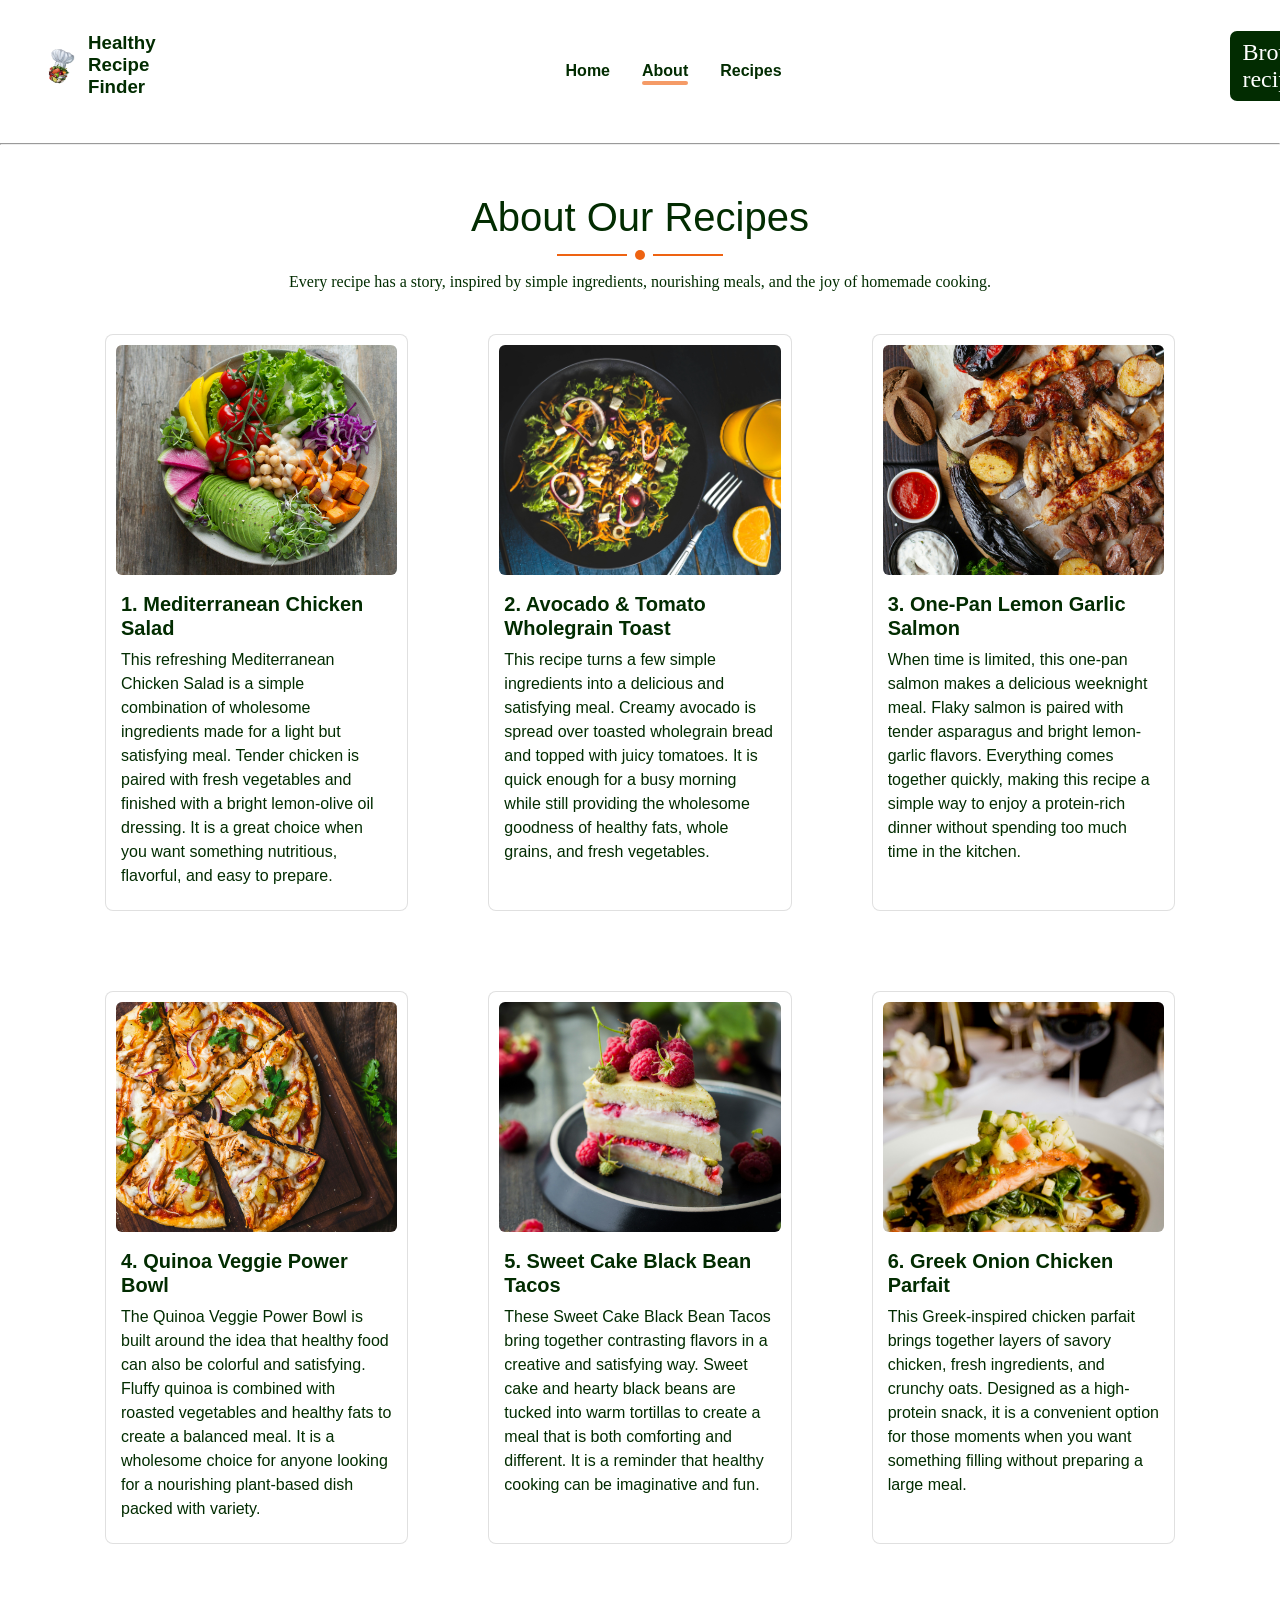
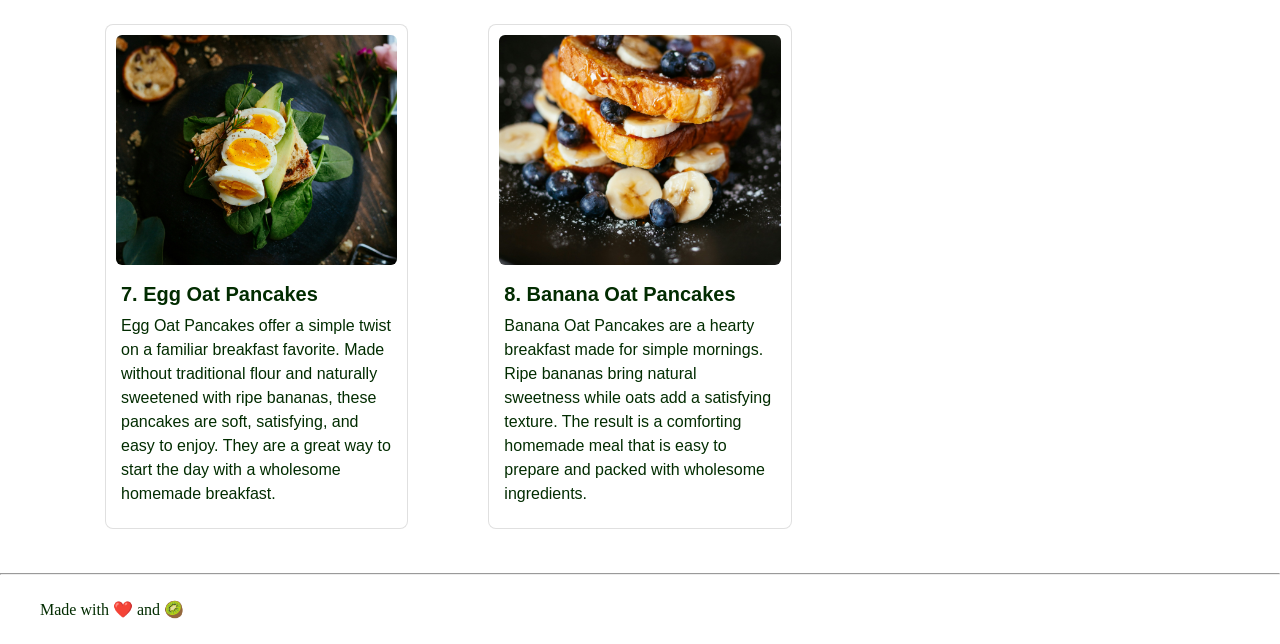
<file: about.html>
<!DOCTYPE html>
<html lang="en">

<head>
    <meta charset="UTF-8">
    <meta name="viewport" content="width=device-width, initial-scale=1.0">

    <title>About - Healthy Recipe Finder</title>

    <link rel="stylesheet" href="style2.css">
</head>

<body>

    <div class="header">

        <!-- ================= HEADER ================= -->

        <span class="top">

            <div class="logo-name">

                <img
                    src="img/ei_1755305813462-removebg-preview.png"
                    alt="Healthy Recipe Finder logo"
                    id="logo"
                    width="40"
                    height="40"
                >

                <h3>Healthy Recipe Finder</h3>

            </div>


            <div class="top-bar">

                <span id="Home">
                    <a href="index.html">Home</a>
                </span>

                <span id="About">
                    <a href="about.html">About</a>
                </span>

                <span id="Recipes">
                    <a href="recipes.html">Recipes</a>
                </span>

            </div>


            <a href="recipes.html" id="browse-recipes">
                Browse recipes
            </a>

        </span>


        <br>

        <hr>


        <!-- ================= PAGE INTRODUCTION ================= -->

        <div class="about-heading">

            <h1>About Our Recipes</h1>

            <div class="heading-line">
                <span></span>
            </div>

            <p>
                Every recipe has a story, inspired by simple ingredients,
                nourishing meals, and the joy of homemade cooking.
            </p>

        </div>


        <!-- =====================================================
             RECIPE STORIES
             ===================================================== -->

        <div class="recipe-stories">


            <!-- ================= RECIPE 1 ================= -->

            <article class="recipe-story">

                <div class="story-image">

                    <img
                        src="img/anna-pelzer-IGfIGP5ONV0-unsplash.jpg"
                        alt="Mediterranean Chicken Salad"
                    >

                </div>

                <div class="story-content">

                    <h2 id="mediterranean-chicken-salad">
    1. Mediterranean Chicken Salad
</h2>

                    <p>
                        This refreshing Mediterranean Chicken Salad is a
                        simple combination of wholesome ingredients made for
                        a light but satisfying meal. Tender chicken is paired
                        with fresh vegetables and finished with a bright
                        lemon-olive oil dressing. It is a great choice when
                        you want something nutritious, flavorful, and easy
                        to prepare.
                    </p>

                </div>

            </article>


            <!-- ================= RECIPE 2 ================= -->

            <article class="recipe-story">

                <div class="story-image">

                    <img
                        src="img/eiliv-aceron-ZuIDLSz3XLg-unsplash.jpg"
                        alt="Avocado and Tomato Wholegrain Toast"
                    >

                </div>

                <div class="story-content">

                    <h2 id="avocado-tomato-toast">
    2. Avocado &amp; Tomato Wholegrain Toast
</h2>

                    <p>
                        This recipe turns a few simple ingredients into a
                        delicious and satisfying meal. Creamy avocado is
                        spread over toasted wholegrain bread and topped with
                        juicy tomatoes. It is quick enough for a busy morning
                        while still providing the wholesome goodness of
                        healthy fats, whole grains, and fresh vegetables.
                    </p>

                </div>

            </article>


            <!-- ================= RECIPE 3 ================= -->

            <article class="recipe-story">

                <div class="story-image">

                    <img
                        src="img/victoria-shes-UC0HZdUitWY-unsplash.jpg"
                        alt="One-Pan Lemon Garlic Salmon"
                    >

                </div>

                <div class="story-content">

                    <h2 id="one-pan-lemon-garlic-salmon">
    3. One-Pan Lemon Garlic Salmon
</h2>

                    <p>
                        When time is limited, this one-pan salmon makes a
                        delicious weeknight meal. Flaky salmon is paired with
                        tender asparagus and bright lemon-garlic flavors.
                        Everything comes together quickly, making this recipe
                        a simple way to enjoy a protein-rich dinner without
                        spending too much time in the kitchen.
                    </p>

                </div>

            </article>


            <!-- ================= RECIPE 4 ================= -->

            <article class="recipe-story">

                <div class="story-image">

                    <img
                        src="img/chad-montano-MqT0asuoIcU-unsplash.jpg"
                        alt="Quinoa Veggie Power Bowl"
                    >

                </div>

                <div class="story-content">

                    <h2 id="quinoa-veggie-power-bowl">
    4. Quinoa Veggie Power Bowl
</h2>

                    <p>
                        The Quinoa Veggie Power Bowl is built around the idea
                        that healthy food can also be colorful and satisfying.
                        Fluffy quinoa is combined with roasted vegetables and
                        healthy fats to create a balanced meal. It is a
                        wholesome choice for anyone looking for a nourishing
                        plant-based dish packed with variety.
                    </p>

                </div>

            </article>


            <!-- ================= RECIPE 5 ================= -->

            <article class="recipe-story">

                <div class="story-image">

                    <img
                        src="img/anna-tukhfatullina-food-photographer-stylist-Mzy-OjtCI70-unsplash.jpg"
                        alt="Sweet Cake Black Bean Tacos"
                    >

                </div>

                <div class="story-content">

                    <h2 id="sweet-cake-black-bean-tacos">
    5. Sweet Cake Black Bean Tacos
    </h2>

                    <p>
                        These Sweet Cake Black Bean Tacos bring together
                        contrasting flavors in a creative and satisfying way.
                        Sweet cake and hearty black beans are tucked into warm
                        tortillas to create a meal that is both comforting and
                        different. It is a reminder that healthy cooking can
                        be imaginative and fun.
                    </p>

                </div>

            </article>


            <!-- ================= RECIPE 6 ================= -->

            <article class="recipe-story">

                <div class="story-image">

                    <img
                        src="img/casey-lee-awj7sRviVXo-unsplash.jpg"
                        alt="Greek Onion Chicken Parfait"
                    >

                </div>

                <div class="story-content">

                    <h2 id="greek-onion-chicken-parfait">
    6. Greek Onion Chicken Parfait
        </h2>

                    <p>
                        This Greek-inspired chicken parfait brings together
                        layers of savory chicken, fresh ingredients, and
                        crunchy oats. Designed as a high-protein snack, it is
                        a convenient option for those moments when you want
                        something filling without preparing a large meal.
                    </p>

                </div>

            </article>


            <!-- ================= RECIPE 7 ================= -->

            <article class="recipe-story">

                <div class="story-image">

                    <img
                        src="img/joseph-gonzalez-fdlZBWIP0aM-unsplash.jpg"
                        alt="Egg Oat Pancakes"
                    >

                </div>

                <div class="story-content">

                    <h2 id="egg-oat-pancakes">
    7. Egg Oat Pancakes
</h2>

                    <p>
                        Egg Oat Pancakes offer a simple twist on a familiar
                        breakfast favorite. Made without traditional flour and
                        naturally sweetened with ripe bananas, these pancakes
                        are soft, satisfying, and easy to enjoy. They are a
                        great way to start the day with a wholesome homemade
                        breakfast.
                    </p>

                </div>

            </article>


            <!-- ================= RECIPE 8 ================= -->

            <article class="recipe-story">

                <div class="story-image">

                    <img
                        src="img/joseph-gonzalez-zcUgjyqEwe8-unsplash.jpg"
                        alt="Banana Oat Pancakes"
                    >

                </div>

                <div class="story-content">

                    <h2 id="banana-oat-pancakes">
    8. Banana Oat Pancakes
</h2>

                    <p>
                        Banana Oat Pancakes are a hearty breakfast made for
                        simple mornings. Ripe bananas bring natural sweetness
                        while oats add a satisfying texture. The result is a
                        comforting homemade meal that is easy to prepare and
                        packed with wholesome ingredients.
                    </p>

                </div>

            </article>


        </div>


        <!-- ================= FOOTER ================= -->

        <br>
        <br>

        <hr>

        <div class="leftside">

            <span>Made with ❤️ and 🥝</span>

        </div>


    </div>

    <script src="script2.js" ></script>

</body>

</html>
</file>
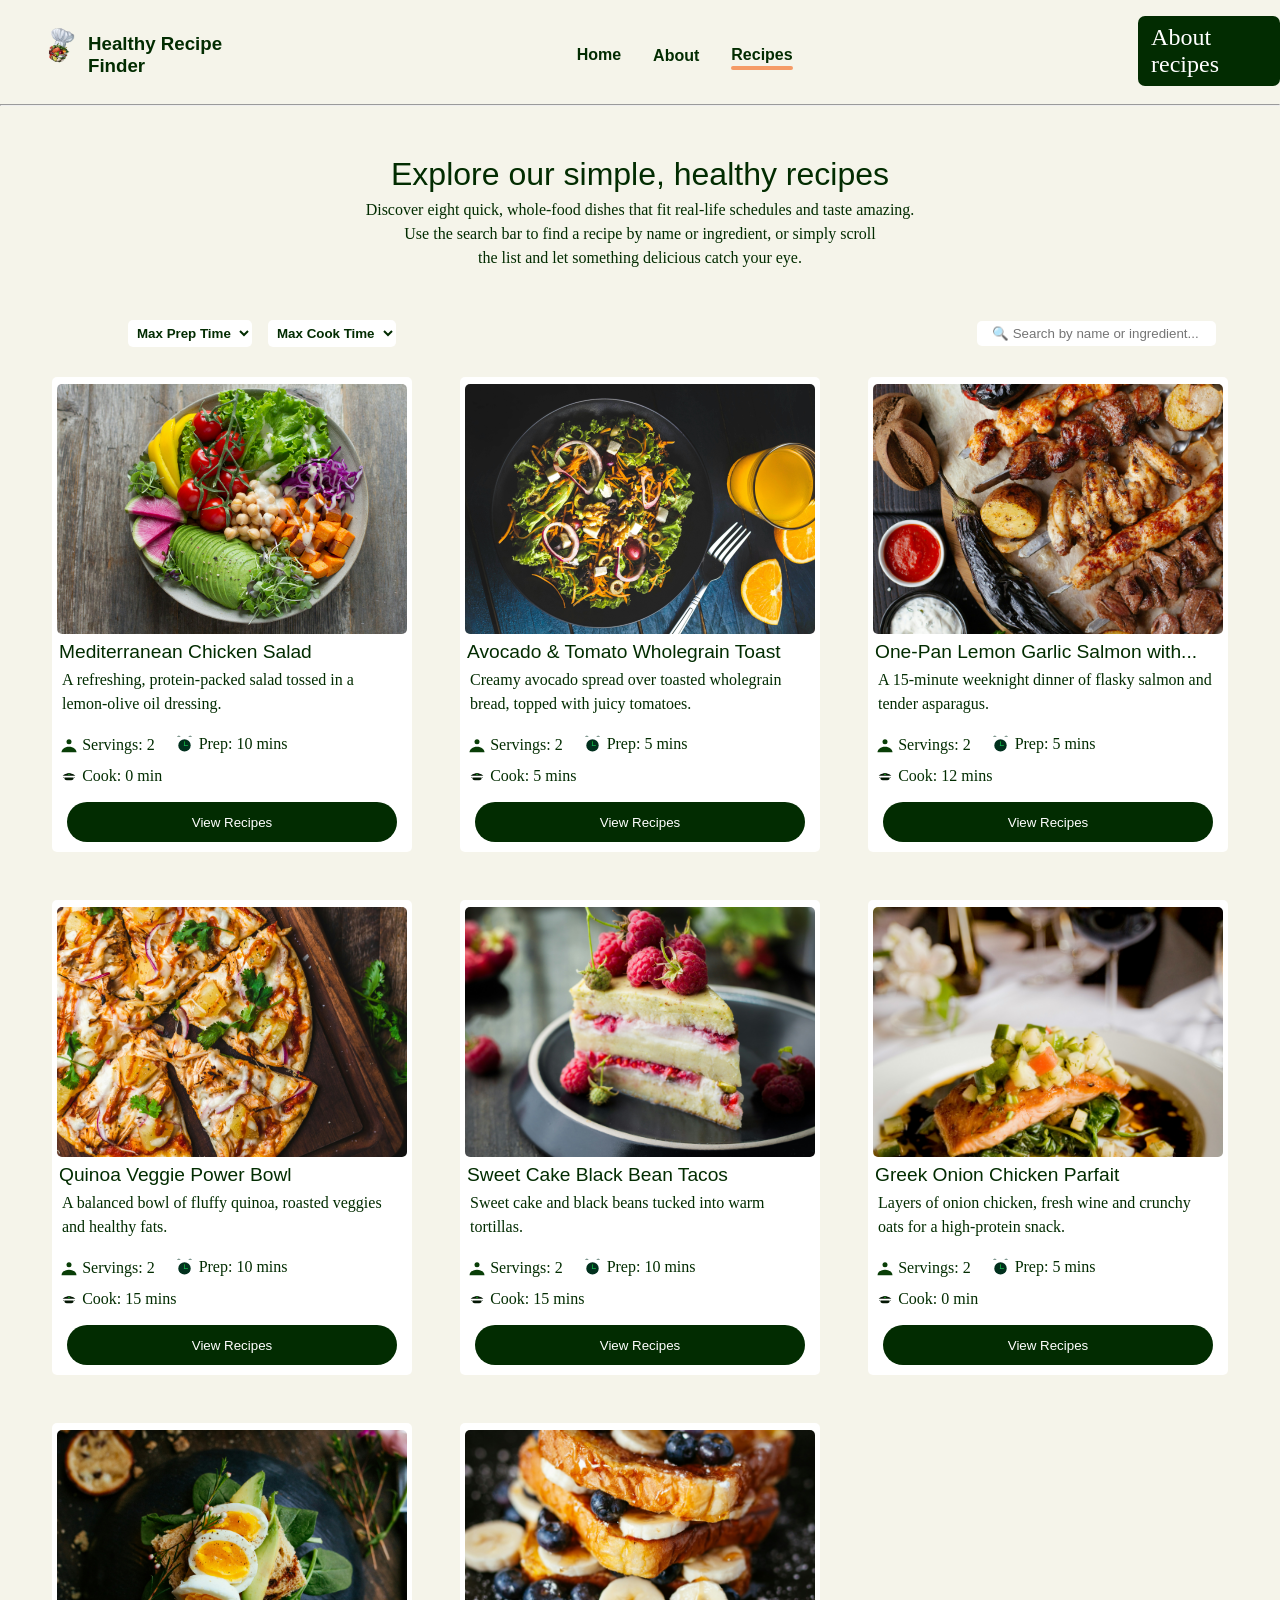
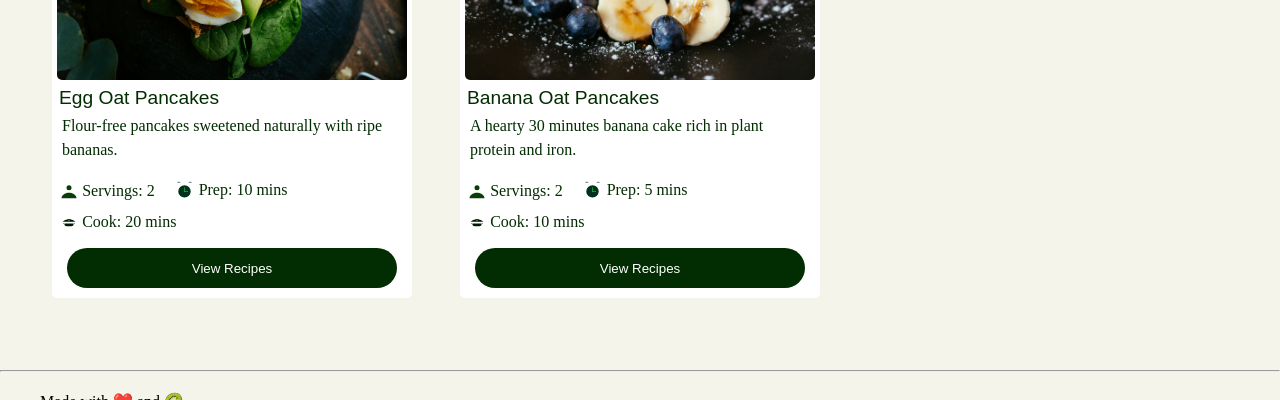
<file: recipes.html>
<!DOCTYPE html>
<html lang="en">

<head>
    <meta charset="UTF-8">
    <meta name="viewport" content="width=device-width, initial-scale=1.0">
    <title>Healthy Recipe Finder</title>
    <link rel="stylesheet" href="style3.css">
</head>

<body>

    <div class="header">

        <!-- ================= HEADER ================= -->

        <span class="top">

            <div class="logo-name">

                <img
                    src="img/ei_1755305813462-removebg-preview.png"
                    alt="Healthy Recipe Finder logo"
                    id="logo"
                    width="40"
                    height="40"
                >

                <h3>Healthy Recipe Finder</h3>

            </div>


            <div class="top-bar">

                <span id="Home">
                    <a href="index.html">Home</a>
                </span>

                <span id="About">
                    <a href="about.html">About</a>
                </span>

                <span id="Recipes">
                    <a href="recipes.html">Recipes</a>
                </span>

            </div>


           <a href="about.html" id="browse-recipes">About recipes </a>

        </span>


        <br>

        <hr>


        <!-- ================= PAGE HEADING ================= -->

        <div class="heading">

            <h1>Explore our simple, healthy recipes</h1>

            <p>
                Discover eight quick, whole-food dishes that fit real-life schedules and taste
                amazing.
                <br>
                Use the search bar to find a recipe by name or ingredient, or simply scroll
                <br>
                the list and let something delicious catch your eye.
            </p>

        </div>


        <!-- ================= FILTERS ================= -->

        <div class="time">

            <form action="" class="Max-Prep-cooking-time">

                <div class="filters-left">

                    <select name="Prep time" id="max-prep-time">

                        <option value="">Max Prep Time</option>
                        <option value="5">5 mins</option>
                        <option value="10">10 mins</option>
                        <option value="15">15 mins</option>
                        <option value="20">20 mins</option>
                        <option value="30">30 mins</option>

                    </select>


                    <select name="Cooking time" id="max-cook-time">

                        <option value="">Max Cook Time</option>
                        <option value="0">0 min</option>
                        <option value="5">5 mins</option>
                        <option value="10">10 mins</option>
                        <option value="12">12 mins</option>
                        <option value="15">15 mins</option>
                        <option value="20">20 mins</option>
                        <option value="30">30 mins</option>

                    </select>

                </div>


                <div class="search-box">

                    <input
                        type="text"
                        id="search"
                        placeholder="🔍 Search by name or ingredient..."
                        size="25"
                        maxlength="100"
                    >

                </div>

            </form>

        </div>


        <!-- =================================================
             ALL 8 RECIPE CARDS
             ONE CONTAINER FOR RESPONSIVE LAYOUT
        ================================================== -->

        <div class="recipe-container">


            <!-- ================= RECIPE 1 ================= -->

            <div
                class="box-1 recipe-box"
                data-prep="10"
                data-cook="0"
            >

                <div class="items-1">

                    <figure class="fig1">

                        <img
                            id="image1"
                            src="img/anna-pelzer-IGfIGP5ONV0-unsplash.jpg"
                            alt="Mediterranean Chicken Salad"
                            style="width: 350px; height: 250px;"
                        >

                        <figcaption id="figcaption">
                            Mediterranean Chicken Salad
                        </figcaption>

                        <p>
                            A refreshing, protein-packed salad tossed in a
                            lemon-olive oil dressing.
                        </p>

                    </figure>

                </div>


                <div class="icons">

                    <div class="icon1-2">

                        <div class="icon1">

                            <img
                                src="img/profile-user-silhouette.svg"
                                id="servings-icon"
                                alt="servings-icon"
                                width="20"
                                height="20"
                            >

                            <div>
                                <span id="Servings-2">Servings: 2</span>
                            </div>

                        </div>


                        <div class="icon2">

                            <img
                                src="img/alarm-clock-solid-green.svg"
                                id="prep-time-icon"
                                alt="prep-time-icon"
                                width="27"
                                height="27"
                            >

                            <div class="Preptime">
                                <span>Prep: 10 mins</span>
                            </div>

                        </div>

                    </div>


                    <div class="icon3">

                        <img
                            src="img/pot-cover-adjusted.svg"
                            id="cook-time-icon"
                            alt="cook-time-icon"
                            width="20"
                            height="20"
                        >

                        <div>
                            <span>Cook: 0 min</span>
                        </div>

                    </div>

                </div>


                <button onclick="window.location.href='about.html?recipe=mediterranean-chicken-salad'">
    View Recipes
</button>

            </div>


            <!-- ================= RECIPE 2 ================= -->

            <div
                class="box-2 recipe-box"
                data-prep="5"
                data-cook="5"
            >

                <div class="avocado-content">

                    <figure class="fig2">

                        <img
                            id="image2"
                            src="img/eiliv-aceron-ZuIDLSz3XLg-unsplash.jpg"
                            alt="Avocado and Tomato Wholegrain Toast"
                            style="width: 350px; height: 250px;"
                        >

                        <figcaption id="figcaption2">
                            Avocado &amp; Tomato Wholegrain Toast
                        </figcaption>

                        <p>
                            Creamy avocado spread over toasted wholegrain bread,
                            topped with juicy tomatoes.
                        </p>

                    </figure>

                </div>


                <div class="icons">

                    <div class="icon1-2">

                        <div class="icon1">

                            <img
                                src="img/profile-user-silhouette.svg"
                                id="servings-icon"
                                alt="servings-icon"
                                width="20"
                                height="20"
                            >

                            <div>
                                <span id="Servings-2">Servings: 2</span>
                            </div>

                        </div>


                        <div class="icon2">

                            <img
                                src="img/alarm-clock-solid-green.svg"
                                id="prep-time-icon"
                                alt="prep-time-icon"
                                width="27"
                                height="27"
                            >

                            <div class="Preptime">
                                <span>Prep: 5 mins</span>
                            </div>

                        </div>

                    </div>


                    <div class="icon3">

                        <img
                            src="img/pot-cover-adjusted.svg"
                            id="cook-time-icon"
                            alt="cook-time-icon"
                            width="20"
                            height="20"
                        >

                        <div>
                            <span>Cook: 5 mins</span>
                        </div>

                    </div>

                </div>


                <button onclick="window.location.href='about.html?recipe=avocado-tomato-toast'">
    View Recipes
</button>

            </div>


            <!-- ================= RECIPE 3 ================= -->

            <div
                class="box-3 recipe-box"
                data-prep="5"
                data-cook="12"
            >

                <div class="Lemon-garlic">

                    <figure class="fig3">

                        <img
                            id="image3"
                            src="img/victoria-shes-UC0HZdUitWY-unsplash.jpg"
                            alt="One-Pan Lemon Garlic Salmon"
                            style="width: 350px; height: 250px;"
                        >

                        <figcaption id="figcaption3">
                            One-Pan Lemon Garlic Salmon with...
                        </figcaption>

                        <p>
                            A 15-minute weeknight dinner of flasky salmon
                            and tender asparagus.
                        </p>

                    </figure>

                </div>


                <div class="icons">

                    <div class="icon1-2">

                        <div class="icon1">

                            <img
                                src="img/profile-user-silhouette.svg"
                                id="servings-icon"
                                alt="servings-icon"
                                width="20"
                                height="20"
                            >

                            <div>
                                <span id="Servings-2">Servings: 2</span>
                            </div>

                        </div>


                        <div class="icon2">

                            <img
                                src="img/alarm-clock-solid-green.svg"
                                id="prep-time-icon"
                                alt="prep-time-icon"
                                width="27"
                                height="27"
                            >

                            <div class="Preptime">
                                <span>Prep: 5 mins</span>
                            </div>

                        </div>

                    </div>


                    <div class="icon3">

                        <img
                            src="img/pot-cover-adjusted.svg"
                            id="cook-time-icon"
                            alt="cook-time-icon"
                            width="20"
                            height="20"
                        >

                        <div>
                            <span>Cook: 12 mins</span>
                        </div>

                    </div>

                </div>


         <button onclick="window.location.href='about.html?recipe=one-pan-lemon-garlic-salmon'">
    View Recipes
</button>

            </div>


            <!-- ================= RECIPE 4 ================= -->

            <div
                class="box-4 recipe-box"
                data-prep="10"
                data-cook="15"
            >

                <div class="Quinoa-Veggie">

                    <figure class="fig4">

                        <img
                            id="image4"
                            src="img/chad-montano-MqT0asuoIcU-unsplash.jpg"
                            alt="Quinoa Veggie Power Bowl"
                            style="width: 350px; height: 250px;"
                        >

                        <figcaption id="figcaption4">
                            Quinoa Veggie Power Bowl
                        </figcaption>

                        <p>
                            A balanced bowl of fluffy quinoa, roasted veggies
                            and healthy fats.
                        </p>

                    </figure>

                </div>


                <div class="icons">

                    <div class="icon1-2">

                        <div class="icon1">

                            <img
                                src="img/profile-user-silhouette.svg"
                                id="servings-icon"
                                alt="servings-icon"
                                width="20"
                                height="20"
                            >

                            <div>
                                <span id="Servings-2">Servings: 2</span>
                            </div>

                        </div>


                        <div class="icon2">

                            <img
                                src="img/alarm-clock-solid-green.svg"
                                id="prep-time-icon"
                                alt="prep-time-icon"
                                width="27"
                                height="27"
                            >

                            <div class="Preptime">
                                <span>Prep: 10 mins</span>
                            </div>

                        </div>

                    </div>


                    <div class="icon3">

                        <img
                            src="img/pot-cover-adjusted.svg"
                            id="cook-time-icon"
                            alt="cook-time-icon"
                            width="20"
                            height="20"
                        >

                        <div>
                            <span>Cook: 15 mins</span>
                        </div>

                    </div>

                </div>


                <button onclick="window.location.href='about.html?recipe=quinoa-veggie-power-bowl'">
    View Recipes
</button>

            </div>


            <!-- ================= RECIPE 5 ================= -->

            <div
                class="box-5 recipe-box"
                data-prep="10"
                data-cook="15"
            >

                <div class="Sweet-Cake">

                    <figure class="fig5">

                        <img
                            id="image5"
                            src="img/anna-tukhfatullina-food-photographer-stylist-Mzy-OjtCI70-unsplash.jpg"
                            alt="Sweet Cake Black Bean Tacos"
                            style="width: 350px; height: 250px;"
                        >

                        <figcaption id="figcaption5">
                            Sweet Cake Black Bean Tacos
                        </figcaption>

                        <p>
                            Sweet cake and black beans tucked into warm tortillas.
                        </p>

                    </figure>

                </div>


                <div class="icons">

                    <div class="icon1-2">

                        <div class="icon1">

                            <img
                                src="img/profile-user-silhouette.svg"
                                id="servings-icon"
                                alt="servings-icon"
                                width="20"
                                height="20"
                            >

                            <div>
                                <span id="Servings-2">Servings: 2</span>
                            </div>

                        </div>


                        <div class="icon2">

                            <img
                                src="img/alarm-clock-solid-green.svg"
                                id="prep-time-icon"
                                alt="prep-time-icon"
                                width="27"
                                height="27"
                            >

                            <div class="Preptime">
                                <span>Prep: 10 mins</span>
                            </div>

                        </div>

                    </div>


                    <div class="icon3">

                        <img
                            src="img/pot-cover-adjusted.svg"
                            id="cook-time-icon"
                            alt="cook-time-icon"
                            width="20"
                            height="20"
                        >

                        <div>
                            <span>Cook: 15 mins</span>
                        </div>

                    </div>

                </div>


                <button onclick="window.location.href='about.html?recipe=sweet-cake-black-bean-tacos'">
    View Recipes
</button>

            </div>


            <!-- ================= RECIPE 6 ================= -->

            <div
                class="box-6 recipe-box"
                data-prep="5"
                data-cook="0"
            >

                <div class="Onion-chicken">

                    <figure class="fig6">

                        <img
                            id="image6"
                            src="img/casey-lee-awj7sRviVXo-unsplash.jpg"
                            alt="Greek Onion Chicken Parfait"
                            style="width: 350px; height: 250px;"
                        >

                        <figcaption id="figcaption6">
                            Greek Onion Chicken Parfait
                        </figcaption>

                        <p>
                            Layers of onion chicken, fresh wine and crunchy oats
                            for a high-protein snack.
                        </p>

                    </figure>

                </div>


                <div class="icons">

                    <div class="icon1-2">

                        <div class="icon1">

                            <img
                                src="img/profile-user-silhouette.svg"
                                id="servings-icon"
                                alt="servings-icon"
                                width="20"
                                height="20"
                            >

                            <div>
                                <span id="Servings-2">Servings: 2</span>
                            </div>

                        </div>


                        <div class="icon2">

                            <img
                                src="img/alarm-clock-solid-green.svg"
                                id="prep-time-icon"
                                alt="prep-time-icon"
                                width="27"
                                height="27"
                            >

                            <div class="Preptime">
                                <span>Prep: 5 mins</span>
                            </div>

                        </div>

                    </div>


                    <div class="icon3">

                        <img
                            src="img/pot-cover-adjusted.svg"
                            id="cook-time-icon"
                            alt="cook-time-icon"
                            width="20"
                            height="20"
                        >

                        <div>
                            <span>Cook: 0 min</span>
                        </div>

                    </div>

                </div>


                <button onclick="window.location.href='about.html?recipe=greek-onion-chicken-parfait'">
    View Recipes
</button>

            </div>


            <!-- ================= RECIPE 7 ================= -->

            <div
                class="box-7 recipe-box"
                data-prep="10"
                data-cook="20"
            >

                <div class="Egg-Pancakes">

                    <figure class="fig7">

                        <img
                            id="image7"
                            src="img/joseph-gonzalez-fdlZBWIP0aM-unsplash.jpg"
                            alt="Egg Oat Pancakes"
                            style="width: 350px; height: 250px;"
                        >

                        <figcaption id="figcaption7">
                            Egg Oat Pancakes
                        </figcaption>

                        <p>
                            Flour-free pancakes sweetened naturally with ripe bananas.
                        </p>

                    </figure>

                </div>


                <div class="icons">

                    <div class="icon1-2">

                        <div class="icon1">

                            <img
                                src="img/profile-user-silhouette.svg"
                                id="servings-icon"
                                alt="servings-icon"
                                width="20"
                                height="20"
                            >

                            <div>
                                <span id="Servings-2">Servings: 2</span>
                            </div>

                        </div>


                        <div class="icon2">

                            <img
                                src="img/alarm-clock-solid-green.svg"
                                id="prep-time-icon"
                                alt="prep-time-icon"
                                width="27"
                                height="27"
                            >

                            <div class="Preptime">
                                <span>Prep: 10 mins</span>
                            </div>

                        </div>

                    </div>


                    <div class="icon3">

                        <img
                            src="img/pot-cover-adjusted.svg"
                            id="cook-time-icon"
                            alt="cook-time-icon"
                            width="20"
                            height="20"
                        >

                        <div>
                            <span>Cook: 20 mins</span>
                        </div>

                    </div>

                </div>


               <button onclick="window.location.href='about.html?recipe=egg-oat-pancakes'">
    View Recipes
</button>

            </div>


            <!-- ================= RECIPE 8 ================= -->

            <div
                class="box-8 recipe-box"
                data-prep="5"
                data-cook="10"
            >

                <div class="Banana-Pancakes">

                    <figure class="fig8">

                        <img
                            id="image8"
                            src="img/joseph-gonzalez-zcUgjyqEwe8-unsplash.jpg"
                            alt="Banana Oat Pancakes"
                            style="width: 350px; height: 250px;"
                        >

                        <figcaption id="figcaption8">
                            Banana Oat Pancakes
                        </figcaption>

                        <p>
                            A hearty 30 minutes banana cake rich in plant protein and iron.
                        </p>

                    </figure>

                </div>


                <div class="icons">

                    <div class="icon1-2">

                        <div class="icon1">

                            <img
                                src="img/profile-user-silhouette.svg"
                                id="servings-icon"
                                alt="servings-icon"
                                width="20"
                                height="20"
                            >

                            <div>
                                <span id="Servings-2">Servings: 2</span>
                            </div>

                        </div>


                        <div class="icon2">

                            <img
                                src="img/alarm-clock-solid-green.svg"
                                id="prep-time-icon"
                                alt="prep-time-icon"
                                width="27"
                                height="27"
                            >

                            <div class="Preptime">
                                <span>Prep: 5 mins</span>
                            </div>

                        </div>

                    </div>


                    <div class="icon3">

                        <img
                            src="img/pot-cover-adjusted.svg"
                            id="cook-time-icon"
                            alt="cook-time-icon"
                            width="20"
                            height="20"
                        >

                        <div>
                            <span>Cook: 10 mins</span>
                        </div>

                    </div>

                </div>


               <button onclick="window.location.href='about.html?recipe=banana-oat-pancakes'">
    View Recipes
</button>

            </div>


        </div>
        <!-- END OF RECIPE CONTAINER -->


        <br>
        <br>
        <br>
        <br>


        <!-- ================= FOOTER ================= -->

        <hr>

        <div class="leftside">
            <span>Made with ❤️ and 🥝</span>
        </div>


    </div>


    <script src="script.js"></script>

</body>

</html>
</file>
<file: style2.css>
@media (max-width: 767px) {

    /* ================= HEADER ================= */

    /* =========================
       TOP / NAVIGATION
    ========================= */

    .top {
        display: flex;
        flex-direction: column;
        align-items: center;
        gap: 0.8rem;
         padding: 1rem 1rem 0.5rem;
    }

    .logo-name {
        display: flex;
        align-items: center;
        justify-content: center;
    }

    #logo {
        width: 40px;
        height: 40px;
        margin: 0;
    }

    h3 {
        margin: 0 0 0 0.5rem;
        color: rgb(2, 44, 1);
        font-family: 'Segoe UI', Tahoma, Geneva, Verdana, sans-serif;
        font-size: 1rem;
    }


    /* NAVIGATION LINKS */

    .top-bar {
        margin-top: 0.5rem;

        color: rgb(2, 44, 1);

        font-family: 'Trebuchet MS',
        'Lucida Sans Unicode',
        'Lucida Grande',
        'Lucida Sans',
        Arial, sans-serif;

        font-weight: bolder;
    }

    .top-bar a {
        color: rgb(2, 44, 1);
        text-decoration: none;
    }

    #About {
        position: relative;
        color: rgb(2, 44, 1);
    }

    #About::after {
        content: "";

        position: absolute;

        width: 100%;
        height: 3px;

        left: 0;
        bottom: -5px;

        border-radius: 4px;

        background-color: rgb(245, 155, 103);
    }

    #About {
        margin-left: 1rem;
        cursor: pointer;
    }

    #Recipes {
        margin-left: 1rem;
        cursor: pointer;
    }

    .top-bar span a:hover,
    .top-bar span a:focus {
        outline: none;
        color: rgb(238, 99, 18);
    }


    /* BROWSE RECIPES BUTTON */

#browse-recipes {
display: none;}
    /* ================= GENERAL ================= */

    body {
        margin: 0;
        padding: 0;
    }

    .header {
        width: 100%;
        box-sizing: border-box;
    }

    hr {
        background-color: rgb(0, 0, 0, 0.1);
    }


    /* ================= ABOUT HEADING ================= */

    .about-heading {
        text-align: center;
        padding: 0 1rem;
    }

    .about-heading h1 {
        font-size: 1.8rem;

        margin: 30px 0 10px 0;

        color: rgb(2, 44, 1);

        font-family: 'Franklin Gothic Medium', Arial, sans-serif;
    }

    .about-heading p {
        font-size: 0.95rem;

        line-height: 1.5rem;

        margin: 10px auto 30px auto;

        color: rgb(2, 44, 1);

        max-width: 500px;
    }


    /* ================= ORANGE DECORATIVE LINE ================= */

    .heading-line {
        display: flex;
        justify-content: center;
        align-items: center;

        gap: 8px;

        margin: 0 auto 10px auto;
    }

    .heading-line::before,
    .heading-line::after {
        content: "";

        display: block;

        width: 45px;
        height: 2px;

        background-color: rgb(238, 99, 18);
    }

    .heading-line span {
        display: block;

        width: 10px;
        height: 10px;

        border-radius: 50%;

        background-color: rgb(238, 99, 18);
    }


    /* ================= RECIPE STORIES ================= */

    .recipe-stories {
        display: flex;

        flex-direction: column;

        gap: 1.5rem;

        width: 100%;

        box-sizing: border-box;

        padding: 0 1rem;

        margin-top: 20px;
    }


    /* ================= INDIVIDUAL STORY ================= */

    .recipe-story {
        display: flex;

        flex-direction: column;

        width: 100%;

        max-width: 360px;

        margin: 0 auto;

        box-sizing: border-box;

        padding: 10px;

        background-color: #fff;

        border: 1px solid rgba(0, 0, 0, 0.12);

        border-radius: 8px;

        overflow: hidden;
    }


    /* ================= STORY IMAGE ================= */

    .story-image {
        width: 100%;
    }

    .story-image img {
        display: block;

        width: 100%;

        height: 220px;

        object-fit: cover;

        border-radius: 6px;
    }


    /* ================= STORY CONTENT ================= */

    .story-content {
        width: 100%;

        box-sizing: border-box;

        padding: 5px 5px 10px 5px;
    }

    .story-content h2 {
        font-size: 1.15rem;

        line-height: 1.4rem;

        margin: 12px 0 7px 0;

        color: rgb(2, 44, 1);

        font-family: 'Franklin Gothic Medium', Arial, sans-serif;
    }

    .story-content p {
        font-size: 0.95rem;

        line-height: 1.5rem;

        margin: 0;

        color: rgb(2, 44, 1);

        font-family: Arial, sans-serif;
    }


    /* ================= IMAGE HOVER ================= */

    .story-image img:hover {
        transform: scale(1.03);

        transition: all 0.3s ease;
    }


    /* ================= FOOTER ================= */

    .leftside {
        margin-left: 20px;

        margin-top: 20px;

        padding-bottom: 20px;

        font-size: 0.9rem;

        color: rgb(2, 44, 1);
    }

}

@media (min-width: 768px) and (max-width: 1024px) {

    /* ================= HEADER ================= */

    .top {
        display: flex;
        align-items: center;
        width: 100%;
        gap: 7rem;
    }

    .logo-name {
        display: flex;
        align-items: center;
        margin-top: 0.5rem;
    }

    #logo {
        width: 40px;
        height: 40px;
        margin-top: 1rem;
        margin-left: 1.5rem;
    }

    h3 {
        margin-top: 2rem;
        margin-left: 0.5rem;

        color: rgb(2, 44, 1);

        font-family: 'Segoe UI', Tahoma, Geneva, Verdana, sans-serif;

        font-size: 1.1rem;
    }


    /* ================= NAVIGATION ================= */

    .top-bar {
        display: flex;
        align-items: center;

        margin-top: 1.4rem;

        color: rgb(2, 44, 1);

        font-family: 'Trebuchet MS',
                     'Lucida Sans Unicode',
                     'Lucida Grande',
                     'Lucida Sans',
                     Arial,
                     sans-serif;

        font-weight: bolder;
    }

    #Home,
    #About,
    #Recipes {
        cursor: pointer;
    }

    #Home {
        margin-left: 0;
    }

    #About,
    #Recipes {
        margin-left: 1.2rem;
    }

    .top-bar a {
        text-decoration: none;
        color: rgb(2, 44, 1);
    }

    #Home:hover,
    #About:hover,
    #Recipes:hover {
        color: rgb(238, 99, 18);
    }


    /* ACTIVE ABOUT LINK */

    #About {
        position: relative;
    }

    #About::after {
        position: absolute;

        content: "";

        left: 0;

        bottom: -5px;

        width: 100%;

        height: 4px;

        border-radius: 4px;

        background-color: rgb(245, 155, 103);
    }


    /* ================= BROWSE BUTTON ================= */

    #browse-recipes {
        display: inline-block;

        cursor: pointer;

        padding: 0.5rem 0.8rem;

        margin-left: 2rem;

        margin-top: 1.5rem;

        font-size: 1rem;

        color: #fff;

        background-color: rgb(2, 44, 1);

        border: none;

        border-radius: 7px;

        text-decoration: none;

        transition: transform 0.3s ease;
    }

    #browse-recipes:hover,
    #browse-recipes:focus {
        color: rgb(238, 99, 18);

        transform: scale(1.05);
    }


    /* ================= GENERAL ================= */

    body {
        margin: 0;
        padding: 0;
    }

    .header {
        width: 100%;
        box-sizing: border-box;
    }

    hr {
        background-color: rgb(0, 0, 0, 0.1);
    }


    /* ================= ABOUT HEADING ================= */

    .about-heading {
        text-align: center;

        padding: 0 2rem;
    }

    .about-heading h1 {
        font-size: 2.2rem;

        margin: 45px 0 10px 0;

        color: rgb(2, 44, 1);

        font-family: 'Franklin Gothic Medium', Arial, sans-serif;
    }

    .about-heading p {
        font-size: 1rem;

        line-height: 1.6rem;

        max-width: 700px;

        margin: 10px auto 35px auto;

        color: rgb(2, 44, 1);
    }


    /* ================= DECORATIVE LINE ================= */

    .heading-line {
        display: flex;

        justify-content: center;

        align-items: center;

        gap: 8px;

        margin: 0 auto 10px auto;
    }

    .heading-line::before,
    .heading-line::after {
        content: "";

        display: block;

        width: 55px;

        height: 2px;

        background-color: rgb(238, 99, 18);
    }

    .heading-line span {
        display: block;

        width: 10px;

        height: 10px;

        border-radius: 50%;

        background-color: rgb(238, 99, 18);
    }


    /* ================= RECIPE STORIES ================= */

    .recipe-stories {
        display: grid;

        grid-template-columns: repeat(2, minmax(0, 1fr));

        gap: 2rem;

        width: 100%;

        max-width: 850px;

        margin: 0 auto;

        padding: 0 2rem;

        box-sizing: border-box;
    }


    /* ================= INDIVIDUAL STORY ================= */

    .recipe-story {
        display: flex;

        flex-direction: column;

        width: 100%;

        box-sizing: border-box;

        padding: 10px;

        background-color: #fff;

        border: 1px solid rgba(0, 0, 0, 0.12);

        border-radius: 8px;

        overflow: hidden;
    }


    /* ================= STORY IMAGE ================= */

    .story-image {
        width: 100%;
    }

    .story-image img {
        display: block;

        width: 100%;

        height: 220px;

        object-fit: cover;

        border-radius: 6px;
    }


    /* ================= STORY CONTENT ================= */

    .story-content {
        width: 100%;

        box-sizing: border-box;

        padding: 5px 5px 10px 5px;
    }

    .story-content h2 {
        font-size: 1.2rem;

        line-height: 1.5rem;

        margin: 12px 0 7px 0;

        color: rgb(2, 44, 1);

        font-family: 'Franklin Gothic Medium', Arial, sans-serif;
    }

    .story-content p {
        font-size: 0.95rem;

        line-height: 1.5rem;

        margin: 0;

        color: rgb(2, 44, 1);

        font-family: Arial, sans-serif;
    }


    /* ================= IMAGE HOVER ================= */

    .story-image img:hover {
        transform: scale(1.03);

        transition: all 0.3s ease;
    }


    /* ================= FOOTER ================= */

    .leftside {
        margin-left: 30px;

        margin-top: 25px;

        padding-bottom: 25px;

        font-size: 0.95rem;

        color: rgb(2, 44, 1);
    }

}

@media (min-width: 1025px) {

    /* ================= HEADER ================= */

    .top {
        display: flex;
        align-items: center;
        width: 100%;
        gap: 15rem;
    }

    .logo-name {
        display: flex;
        align-items: center;
    }

    #logo {
        width: 40px;
        height: 40px;

        margin-top: 1.15rem;
        margin-left: 2.5rem;
    }

    h3 {
        margin-top: 2rem;
        margin-left: 0.5rem;

        color: rgb(2, 44, 1);

        font-family: 'Segoe UI',
                     Tahoma,
                     Geneva,
                     Verdana,
                     sans-serif;
    }


    /* ================= NAVIGATION ================= */

    .top-bar {
        display: flex;
        align-items: center;

        margin-top: 1.55rem;

        color: rgb(2, 44, 1);

        font-family: 'Trebuchet MS',
                     'Lucida Sans Unicode',
                     'Lucida Grande',
                     'Lucida Sans',
                     Arial,
                     sans-serif;

        font-weight: bolder;
    }

    #Home {
        cursor: pointer;
        margin-left: 170px;
    }

    #About {
        cursor: pointer;
        margin-left: 2rem;

        position: relative;
    }

    #Recipes {
        cursor: pointer;
        margin-left: 2rem;
    }

    .top-bar a {
        text-decoration: none;
        color: rgb(2, 44, 1);
    }

    #Home:hover,
    #Home:focus,
    #About:hover,
    #About:focus,
    #Recipes:hover,
    #Recipes:focus {
        outline: none;
        color: rgb(238, 99, 18);
    }


    /* ================= ACTIVE ABOUT LINK ================= */

    #About::after {
        position: absolute;

        content: "";

        left: 0;

        bottom: -5px;

        width: 100%;

        height: 4px;

        border-radius: 4px;

        background-color: rgb(245, 155, 103);
    }


    /* ================= BROWSE RECIPES ================= */

    #browse-recipes {
        display: inline-block;

        cursor: pointer;

        padding: 0.5rem 0.8rem;

        margin-top: 1rem;

        margin-left: 13rem;

        font-size: 1.5rem;

        color: #fff;

        background-color: rgb(2, 44, 1);

        border: none;

        border-radius: 7px;

        text-decoration: none;

        transition: transform 0.5s ease;
    }

    #browse-recipes:hover,
    #browse-recipes:focus {
        color: rgb(238, 99, 18);

        transform: scale(1.05);
    }


    /* ================= GENERAL ================= */

    body {
        margin: 0;
        padding: 0;
    }

    .header {
        width: 100%;
        box-sizing: border-box;
    }

    hr {
        background-color: rgb(0, 0, 0, 0.1);
    }


    /* ================= ABOUT HEADING ================= */

    .about-heading {
        text-align: center;

        padding: 0 2rem;
    }

    .about-heading h1 {
        font-weight: normal;

        font-size: 2.5rem;

        margin: 50px 0 10px 0;

        color: rgb(2, 44, 1);

        font-family: 'Franklin Gothic Medium',
                     Arial,
                     sans-serif;
    }

    .about-heading p {
        font-size: 1rem;

        line-height: 1.5rem;

        max-width: 800px;

        margin: 10px auto 40px auto;

        color: rgb(2, 44, 1);

        font-weight: normal;
    }


    /* ================= DECORATIVE LINE ================= */

    .heading-line {
        display: flex;

        justify-content: center;

        align-items: center;

        gap: 8px;

        margin: 0 auto 10px auto;
    }

    .heading-line::before,
    .heading-line::after {
        content: "";

        display: block;

        width: 70px;

        height: 2px;

        background-color: rgb(238, 99, 18);
    }

    .heading-line span {
        display: block;

        width: 10px;

        height: 10px;

        border-radius: 50%;

        background-color: rgb(238, 99, 18);
    }


    /* =================================================
       RECIPE STORIES
       3 COLUMNS → 3, 3, 2
       ================================================= */

    .recipe-stories {

        display: grid;

        grid-template-columns:
            repeat(3, minmax(0, 1fr));

        gap: 5rem;

        width: 100%;

        max-width: 1150px;

        margin: 0 auto;

        padding: 0 2.5rem;

        box-sizing: border-box;
    }


    /* ================= RECIPE STORY CARD ================= */

    .recipe-story {

        display: flex;

        flex-direction: column;

        width: 100%;

        box-sizing: border-box;

        padding: 10px;

        background-color: #fff;

        border: 1px solid rgba(0, 0, 0, 0.12);

        border-radius: 8px;

        overflow: hidden;
    }


    /* ================= IMAGE ================= */

    .story-image {
        width: 100%;
    }

    .story-image img {

        display: block;

        width: 100%;

        height: 230px;

        object-fit: cover;

        border-radius: 6px;

        transition: transform 0.3s ease;
    }


    /* ================= STORY CONTENT ================= */

    .story-content {

        width: 100%;

        box-sizing: border-box;

        padding: 5px 5px 12px 5px;
    }

    .story-content h2 {

        font-size: 1.25rem;

        line-height: 1.5rem;

        margin: 12px 0 8px 0;

        color: rgb(2, 44, 1);

        font-family: 'Franklin Gothic Medium',
                     Arial,
                     sans-serif;
    }

    .story-content p {

        font-size: 1rem;

        line-height: 1.5rem;

        margin: 0;

        color: rgb(2, 44, 1);

        font-family: Arial, sans-serif;

        font-weight: normal;
    }


    /* ================= IMAGE HOVER ================= */

    .story-image img:hover {

        transform: scale(1.03);
    }


    /* ================= FOOTER ================= */

    .leftside {

        margin-left: 40px;

        margin-top: 25px;

        padding-bottom: 25px;

        color: rgb(2, 44, 1);
    }

}
</file>
<file: style3.css>
/* Basic reset */

* {
    padding: 0;
    margin: 0;
    box-sizing: border-box;
}

body {
    background-color: hsl(0, 2%, 12%);
}

.header {
      max-width: 1400px;
      width: 100%;
      height: 2000px;
      padding: 0;
      margin: 0 auto;
      box-sizing: border-box;
      overflow: scroll;
      box-shadow: 0px 2px 8px rgb(0,0,0,0.05);
      background-color: #f5f4ea;
}

@media (max-width: 767px) {

    /* ================= HEADER ================= */

    /* =========================
       TOP / NAVIGATION
    ========================= */

    .top {
        display: flex;
        flex-direction: column;
        align-items: center;
        gap: 0.8rem;
        padding: 1rem 1rem 1rem;
    }

    .logo-name {
        display: flex;
        align-items: center;
        justify-content: center;
    }

    #logo {
        width: 40px;
        height: 40px;
        margin: 0;
    }

    h3 {
        margin: 0 0 0 0.5rem;
        color: rgb(2, 44, 1);
        font-family: 'Segoe UI', Tahoma, Geneva, Verdana, sans-serif;
        font-size: 1rem;
    }


    /* NAVIGATION LINKS */

    .top-bar {
        margin-top: 0.5rem;

        color: rgb(2, 44, 1);

        font-family: 'Trebuchet MS',
        'Lucida Sans Unicode',
        'Lucida Grande',
        'Lucida Sans',
        Arial, sans-serif;

        font-weight: bolder;
    }

    .top-bar a {
        color: rgb(2, 44, 1);
        text-decoration: none;
    }

    #Recipes {
        position: relative;
        color: rgb(2, 44, 1);
    }

    #Recipes::after {
        content: "";

        position: absolute;

        width: 100%;
        height: 3px;

        left: 0;
        bottom: -5px;

        border-radius: 4px;

        background-color: rgb(245, 155, 103);
    }

    #About {
        margin-left: 1rem;
        cursor: pointer;
    }

    #Recipes {
        margin-left: 1rem;
        cursor: pointer;
    }

    .top-bar span a:hover,
    .top-bar span a:focus {
        outline: none;
        color: rgb(238, 99, 18);
    }


    /* BROWSE RECIPES BUTTON */

#browse-recipes {
display: none;}

    /* ================= GENERAL ================= */

    hr {
        background-color: rgb(0, 0, 0, 0.1);
    }

    .heading {
        text-align: center;

        padding: 0 1rem;
    }

    h1 {
        font-size: 1.6rem;

        font-weight: normal;

        margin: 30px 0 10px 0;

        color: rgb(2, 44, 1);

        font-family: 'Franklin Gothic Medium', Arial, sans-serif;
    }

    .heading p {
        font-size: 0.95rem;

        line-height: 1.5rem;

        margin-bottom: 30px;

        color: rgb(2, 44, 1);
    }


    /* ================= FILTERS ================= */

    .Max-Prep-cooking-time {
        display: flex;

        flex-direction: column;

        align-items: stretch;

        gap: 0.7rem;

        width: auto;

        margin: 0 1rem;
    }

    .filters-left {
        display: flex;

        width: 100%;

        gap: 0.5rem;
    }

    #max-prep-time,
    #max-cook-time {

        flex: 1;

        width: 100%;

        padding: 8px;

        margin: 0;

        border: none;

        border-radius: 5px;

        background-color: #fff;

        color: rgb(2, 44, 1);

        font-weight: bold;
    }

    .search-box {
        width: 100%;

        margin-left: 0;
    }

    #search {

        width: 100%;

        box-sizing: border-box;

        padding: 9px 12px;

        border-radius: 5px;

        border: none;
    }


    /* ==================================================
       RECIPE CONTAINER
       
       ONE CARD PER ROW
       ================================================== */

    .recipe-container {

        display: grid;

        /* ONE CARD PER ROW */
        grid-template-columns: 1fr;

        row-gap: 2rem;

        justify-items: center;

        width: 100%;

        box-sizing: border-box;

        margin-top: 30px;

        padding: 0 1rem;
    }


    /* ================= RECIPE CARDS ================= */

    .recipe-box {

        width: 100%;

        max-width: 360px;

        height: 475px;

        margin: 0;

        padding: 0;

        box-sizing: border-box;

        overflow: hidden;

        background-color: #fff;

        border: none;

        border-radius: 5px;

        display: block;
    }

      .recipe-box button:hover,
    .recipe-box button:focus{
        background-color: blue;
    }


    /* ================= RECIPE IMAGES ================= */

    #image1,
    #image2,
    #image3,
    #image4,
    #image5,
    #image6,
    #image7,
    #image8 {

        width: calc(100% - 10px) !important;

        max-width: 350px;

        height: 250px !important;

        display: block;

        margin: 7px auto 0 auto;

        border-radius: 5px;

        object-fit: cover;
    }


    /* ================= RECIPE TITLES ================= */

    #figcaption,
    #figcaption2,
    #figcaption3,
    #figcaption4,
    #figcaption5,
    #figcaption6,
    #figcaption7,
    #figcaption8 {

        font-weight: normal;

        font-size: 1.1rem;

        color: rgb(2, 44, 1);

        font-family: 'Franklin Gothic Medium', Arial, sans-serif;

        margin-top: 7px;

        margin-left: 7px;
    }


    /* ================= RECIPE DESCRIPTIONS ================= */

    .items-1 p,
    .avocado-content p,
    .Lemon-garlic p,
    .Quinoa-Veggie p,
    .Sweet-Cake p,
    .Onion-chicken p,
    .Egg-Pancakes p,
    .Banana-Pancakes p {

        font-size: 0.95rem;

        line-height: 1.4rem;

        color: rgb(2, 44, 1);

        margin: 5px 10px 10px 10px;

        font-weight: normal;
    }


    /* ================= ICONS ================= */

    .icons {

        font-size: 0.9rem;

        color: rgb(2, 44, 1);

        font-weight: normal;
    }

    .icon1-2 {

        display: flex;

        gap: 0.7rem;
    }

    .icon1 {

        display: flex;

        gap: 0.2rem;

        margin: 10px 0 0 7px;
    }

    .icon2 {

        display: flex;

        gap: 1px;
    }

    .icon3 {

        display: flex;

        gap: 0.2rem;

        margin: 7px 0 0 7px;
    }

    .Preptime {

        margin-top: 9px;
    }


    /* ================= ICON IMAGES ================= */

    #prep-time-icon {

        margin-top: 7px;

        padding-bottom: 5px;

        filter: invert(9%)
                sepia(80%)
                saturate(700%)
                hue-rotate(75deg)
                brightness(60%)
                contrast(100%);
    }

    #cook-time-icon,
    #servings-icon {

        filter: invert(9%)
                sepia(80%)
                saturate(700%)
                hue-rotate(75deg)
                brightness(60%)
                contrast(100%);
    }

    #cook-time-icon {

        padding-top: 1.5px;
    }


    /* ================= VIEW RECIPE BUTTON ================= */

    .recipe-box button {

        width: calc(100% - 30px);

        max-width: 330px;

        height: 40px;

        margin: 15px auto 0 auto;

        display: block;

        border-radius: 20px;

        border: none;

        color: #fff;

        background-color: rgb(2, 44, 1);

        cursor: pointer;
    }


    /* ================= FOOTER ================= */

    .leftside {

        margin-left: 20px;

        margin-top: 20px;

        font-size: 0.9rem;
    }


    /* ================= IMAGE HOVER ================= */

    img:hover {

        transform: scale(1.03);

        transition: all 0.3s ease;
    }

}

@media (min-width: 768px) and (max-width: 1024px) {

    /* ================= HEADER ================= */

    h3 {
        margin-top: 1.55rem;
        margin-left: 0.5rem;
        color: rgb(2, 44, 1);
        font-family: 'Segoe UI', Tahoma, Geneva, Verdana, sans-serif;
    }

    .logo-name {
        display: flex;
    }

    #logo {
        display: flex;
        margin-top: 1.15rem;
        margin-left: 2rem;
    }

    .top {
        display: flex;
        align-items: center;
        gap: 4rem;
    }

    .top-bar {
        display: flex;
        align-items: center;
        color: rgb(2, 44, 1);
        font-family: 'Trebuchet MS', 'Lucida Sans Unicode',
                     'Lucida Grande', 'Lucida Sans', Arial, sans-serif;
        font-weight: bolder;
        margin-top: 1.55rem;
    }

    #Home {
        cursor: pointer;
        margin-left: 30px;
    }

    #About {
        margin-left: 1.2rem;
        cursor: pointer;
    }

    #Recipes {
        margin-left: 1.2rem;
        cursor: pointer;
        position: relative;
    }

    .top-bar a {
        text-decoration: none;
        color: rgb(2, 44, 1);
    }

    #Home:hover,
    #Home:focus,
    #About:hover,
    #About:focus {
        outline: none;
        color: rgb(238, 99, 18);
    }

    #Recipes:hover,
    #Recipes:focus {
        color: rgb(2, 44, 1);
    }

    #Recipes::after {
        position: absolute;
        bottom: -5px;
        left: 0;
        width: 100%;
        height: 4px;

        content: "";

        border-radius: 4px;
        background-color: rgb(245, 155, 103);
    }


    /* ================= BROWSE BUTTON ================= */

    #browse-recipes {
        display: inline-block;
        cursor: pointer;
        padding: 0.5rem 0.8rem;
        color: #fff;
        background-color: rgb(2, 44, 1);
        border: none;
        border-radius: 7px;
        margin-top: 1.5rem;
        font-size: 1rem;
        transition: transform 0.5s ease;
        text-decoration: none;

        margin-left: 5rem;
    }

    #browse-recipes:hover,
    #browse-recipes:focus {
        color: rgb(238, 99, 18);
        transform: scale(1.05);
    }


    /* ================= GENERAL ================= */

    hr {
        background-color: rgb(0, 0, 0, 0.1);
    }

    .heading {
        text-align: center;
    }

    h1 {
        font-weight: normal;

        margin: 40px 0 5px 0;

        color: rgb(2, 44, 1);

        font-family: 'Franklin Gothic Medium', Arial, sans-serif;
    }

    p {
        line-height: 1.5rem;

        margin-bottom: 40px;

        color: rgb(2, 44, 1);

        font-weight: normal;
    }


    /* ================= FILTERS ================= */

    #max-prep-time {
        padding: 5px;

        border-radius: 5px;

        background-color: #fff;

        margin-left: 2rem;

        border: none;

        color: rgb(2, 44, 1);

        font-weight: bold;
    }

    #max-cook-time {
        padding: 5px;

        border-radius: 5px;

        background-color: #fff;

        margin-left: 0.5rem;

        border: none;

        color: rgb(2, 44, 1);

        font-weight: bold;
    }

    #search {
        padding: 5px 15px;

        border-radius: 5px;

        border: none;
    }

    .Max-Prep-cooking-time {
        display: flex;

        align-items: center;

        gap: 1rem;

        flex-wrap: wrap;

        margin: 0 2rem;
    }

    .filters-left {
        display: flex;
        gap: 0.5rem;
    }

    .search-box {
        margin-left: auto;
    }


    /* ==================================================
       RECIPE CONTAINER
       
       2 CARDS
       2 CARDS
       2 CARDS
       2 CARDS
       ================================================== */

    .recipe-container {
        display: grid;

        /* TWO CARDS PER ROW */
        grid-template-columns: repeat(2, 360px);

        column-gap: 3rem;

        row-gap: 3rem;

        justify-content: center;

        margin-top: 30px;

        width: 100%;

        box-sizing: border-box;
    }


    /* ================= RECIPE CARDS ================= */

    .recipe-box {
        width: 360px;

        height: 475px;

        margin: 0;

        padding: 0;

        box-sizing: border-box;

        overflow: hidden;

        background-color: #fff;

        border: none;

        border-radius: 5px;

        display: block;
    }

      .recipe-box button:hover,
    .recipe-box button:focus{
        background-color: blue;
    }


    /* ================= RECIPE IMAGES ================= */

    #image1,
    #image2,
    #image3,
    #image4,
    #image5,
    #image6,
    #image7,
    #image8 {

        width: 350px !important;

        height: 250px !important;

        display: block;

        margin: 7px auto 0 auto;

        border-radius: 5px;

        object-fit: cover;
    }


    /* ================= RECIPE TITLES ================= */

    #figcaption,
    #figcaption2,
    #figcaption3,
    #figcaption4,
    #figcaption5,
    #figcaption6,
    #figcaption7,
    #figcaption8 {

        font-weight: normal;

        font-size: 1.2rem;

        color: rgb(2, 44, 1);

        font-family: 'Franklin Gothic Medium', Arial, sans-serif;

        margin-top: 7px;

        margin-left: 7px;
    }


    /* ================= RECIPE DESCRIPTIONS ================= */

    .items-1 p,
    .avocado-content p,
    .Lemon-garlic p,
    .Quinoa-Veggie p,
    .Sweet-Cake p,
    .Onion-chicken p,
    .Egg-Pancakes p,
    .Banana-Pancakes p {

        font-size: 1rem;

        color: rgb(2, 44, 1);

        margin: 5px 10px 10px 10px;

        font-weight: normal;
    }


    /* ================= ICONS ================= */

    .icons {

        font-size: 1rem;

        color: rgb(2, 44, 1);

        font-weight: normal;
    }

    .icon1-2 {

        display: flex;

        gap: 1rem;
    }

    .icon1 {

        display: flex;

        gap: 0.2rem;

        margin: 10px 0 0 7px;
    }

    .icon2 {

        display: flex;

        gap: 1px;
    }

    .icon3 {

        display: flex;

        gap: 0.2rem;

        margin: 7px 0 0 7px;
    }

    .Preptime {

        margin-top: 9px;
    }


    /* ================= ICON IMAGES ================= */

    #prep-time-icon {

        margin-top: 7px;

        padding-bottom: 5px;

        filter: invert(9%)
                sepia(80%)
                saturate(700%)
                hue-rotate(75deg)
                brightness(60%)
                contrast(100%);
    }

    #cook-time-icon,
    #servings-icon {

        filter: invert(9%)
                sepia(80%)
                saturate(700%)
                hue-rotate(75deg)
                brightness(60%)
                contrast(100%);
    }

    #cook-time-icon {

        padding-top: 1.5px;
    }


    /* ================= VIEW RECIPE BUTTON ================= */

    .recipe-box button {

        width: 330px;

        height: 40px;

        margin: 15px auto 0 auto;

        display: block;

        border-radius: 20px;

        border: none;

        color: #fff;

        background-color: rgb(2, 44, 1);

        cursor: pointer;
    }


    /* ================= FOOTER ================= */

    .leftside {

        margin-left: 40px;

        margin-top: 20px;
    }


    /* ================= IMAGE HOVER ================= */

    img:hover {

        transform: scale(1.1);

        transition: all 0.3s ease;
    }

}

@media (min-width: 1025px) {

    /* ================= HEADER ================= */

    h3 {
        margin-top: 1.55rem;
        margin-left: 0.5rem;
        color: rgb(2, 44, 1);
        font-family: 'Segoe UI', Tahoma, Geneva, Verdana, sans-serif;
    }

    .logo-name {
        display: flex;
    }

    #logo {
        display: flex;
        margin-top: 1.15rem;
        margin-left: 2.5rem;
    }

    .top {
        display: flex;
        align-items: center;
        gap: 10rem;
    }

    .top-bar {
        color: rgb(2, 44, 1);
        font-family: 'Trebuchet MS', 'Lucida Sans Unicode',
                     'Lucida Grande', 'Lucida Sans', Arial, sans-serif;
        font-weight: bolder;
        margin-top: 1.55rem;
        display: flex;
    }

    #Home {
        cursor: pointer;
        margin-left: 170px;
    }

    #About {
        margin-left: 2rem;
        cursor: pointer;
        margin-top: 0.1rem;
    }

    #Recipes {
        margin-left: 2rem;
        cursor: pointer;
        position: relative;
    }

    .top-bar a {
        text-decoration: none;
        color: rgb(2, 44, 1);
    }

    .top-bar a:hover {
        color: rgb(238, 99, 18);
    }

    #Home:hover,
    #Home:focus,
    #About:hover,
    #About:focus {
        outline: none;
        border-radius: 4px;
        color: rgb(238, 99, 18);
    }

    #Recipes:hover,
    #Recipes:focus {
        color: rgb(2, 44, 1);
    }

    #Recipes::after {
        position: absolute;
        bottom: -5px;
        width: 100%;
        border-radius: 4px;
        left: 0;
        content: "";
        height: 4px;
        background-color: rgb(245, 155, 103);
    }


    /* ================= BROWSE BUTTON ================= */

    #browse-recipes {
        display: inline-block;
        cursor: pointer;
        padding: 0.5rem 0.8rem;
        color: #fff;
        background-color: rgb(2, 44, 1);
        border: none;
        border-radius: 7px;
        margin-top: 1rem;
        font-size: 1.5rem;
        transition: transform 0.5s ease;
        text-decoration: none;

        margin-left: 11.6rem;
    }

    #browse-recipes:hover,
    #browse-recipes:focus {
        color: rgb(238, 99, 18);
        transform: scale(1.05);
    }


    /* ================= GENERAL ================= */

    hr {
        background-color: rgb(0, 0, 0, 0.1);
    }

    .heading {
        text-align: center;
    }

    h1 {
        font-weight: normal;
        margin: 50px 0 5px 0;
        color: rgb(2, 44, 1);
        font-family: 'Franklin Gothic Medium', Arial, sans-serif;
    }

    p {
        line-height: 1.5rem;
        margin-bottom: 50px;
        color: rgb(2, 44, 1);
        font-weight: normal;
    }


    /* ================= FILTERS ================= */

    #max-prep-time {
        padding: 5px;
        border-radius: 5px;
        background-color: #fff;
        margin-left: 4rem;
        border: none;
        color: rgb(2, 44, 1);
        font-weight: bold;
    }

    #max-cook-time {
        padding: 5px;
        border-radius: 5px;
        background-color: #fff;
        margin-left: 0.5rem;
        border: none;
        color: rgb(2, 44, 1);
        font-weight: bold;
    }

    #search {
        padding: 5px 15px;
        border-radius: 5px;
        border: none;
    }

    .Max-Prep-cooking-time {
        display: flex;
        align-items: center;
        gap: 1rem;
        flex-wrap: wrap;
        max-width: calc(360px * 3 + 3rem * 2);
        margin-left: 4rem;
        margin-right: 4rem;
    }

    .filters-left {
        display: flex;
        gap: 0.5rem;
    }

    .search-box {
        margin-left: auto;
    }


    /* ==================================================
       RECIPE CONTAINER
       3 CARDS + 3 CARDS + 2 CARDS
       ================================================== */

    .recipe-container {
        display: grid;

        /* 3 cards per row */
        grid-template-columns: repeat(3, 360px);

        /* Space between cards */
        column-gap: 3rem;
        row-gap: 3rem;

        /* Center the whole grid */
        justify-content: center;

        /* Space above the cards */
        margin-top: 30px;

        /* Prevent unexpected shrinking */
        width: 100%;
        box-sizing: border-box;
    }


    /* ================= ALL RECIPE CARDS ================= */

    .recipe-box {
        width: 360px;
        height: 475px;

        margin: 0;
        padding: 0;

        box-sizing: border-box;
        overflow: hidden;

        background-color: #fff;
        border: none;
        border-radius: 5px;

        display: block;
    }


    /* ================= RECIPE IMAGES ================= */

    #image1,
    #image2,
    #image3,
    #image4,
    #image5,
    #image6,
    #image7,
    #image8 {
        width: 350px !important;
        height: 250px !important;

        display: block;
        margin: 7px auto 0 auto;

        border-radius: 5px;

        object-fit: cover;
    }


    /* ================= FIGCAPTIONS ================= */

    #figcaption,
    #figcaption2,
    #figcaption3,
    #figcaption4,
    #figcaption5,
    #figcaption6,
    #figcaption7,
    #figcaption8 {
        font-weight: normal;
        font-size: 1.2rem;
        color: rgb(2, 44, 1);
        font-family: 'Franklin Gothic Medium', Arial, sans-serif;

        margin-top: 7px;
        margin-left: 7px;
    }


    /* ================= RECIPE DESCRIPTIONS ================= */

    .items-1 p,
    .avocado-content p,
    .Lemon-garlic p,
    .Quinoa-Veggie p,
    .Sweet-Cake p,
    .Onion-chicken p,
    .Egg-Pancakes p,
    .Banana-Pancakes p {
        font-size: 1rem;
        color: rgb(2, 44, 1);
        margin: 5px 10px 10px 10px;
        font-weight: normal;
    }


    /* ================= ICONS ================= */

    .icons {
        font-size: 1rem;
        color: rgb(2, 44, 1);
        font-weight: normal;
    }

    .icon1-2 {
        display: flex;
        gap: 1rem;
    }

    .icon1 {
        display: flex;
        gap: 0.2rem;
        margin: 10px 0 0 7px;
    }

    .icon2 {
        display: flex;
        gap: 1px;
    }

    .icon3 {
        display: flex;
        gap: 0.2rem;
        margin: 7px 0 0 7px;
    }

    .Preptime {
        margin-top: 9px;
    }


    /* ================= ICON IMAGES ================= */

    #prep-time-icon {
        margin-top: 7px;
        padding-bottom: 5px;

        filter: invert(9%)
                sepia(80%)
                saturate(700%)
                hue-rotate(75deg)
                brightness(60%)
                contrast(100%);
    }

    #cook-time-icon,
    #servings-icon {
        filter: invert(9%)
                sepia(80%)
                saturate(700%)
                hue-rotate(75deg)
                brightness(60%)
                contrast(100%);
    }

    #cook-time-icon {
        padding-top: 1.5px;
    }


    /* ================= VIEW RECIPE BUTTON ================= */

    .recipe-box button {
        width: 330px;
        height: 40px;

        margin: 15px auto 0 auto;

        display: block;

        border-radius: 20px;
        border: none;

        color: #fff;
        background-color: rgb(2, 44, 1);

        cursor: pointer;
    }

    .recipe-box button:hover,
    .recipe-box button:focus{
        background-color: blue;
    }


    /* ================= FOOTER ================= */

    .leftside {
        margin-left: 40px;
        margin-top: 20px;
    }


    /* ================= IMAGE HOVER ================= */

    img:hover {
        transform: scale(1.1);
        transition: all 0.3s ease;
    }
}
</file>
